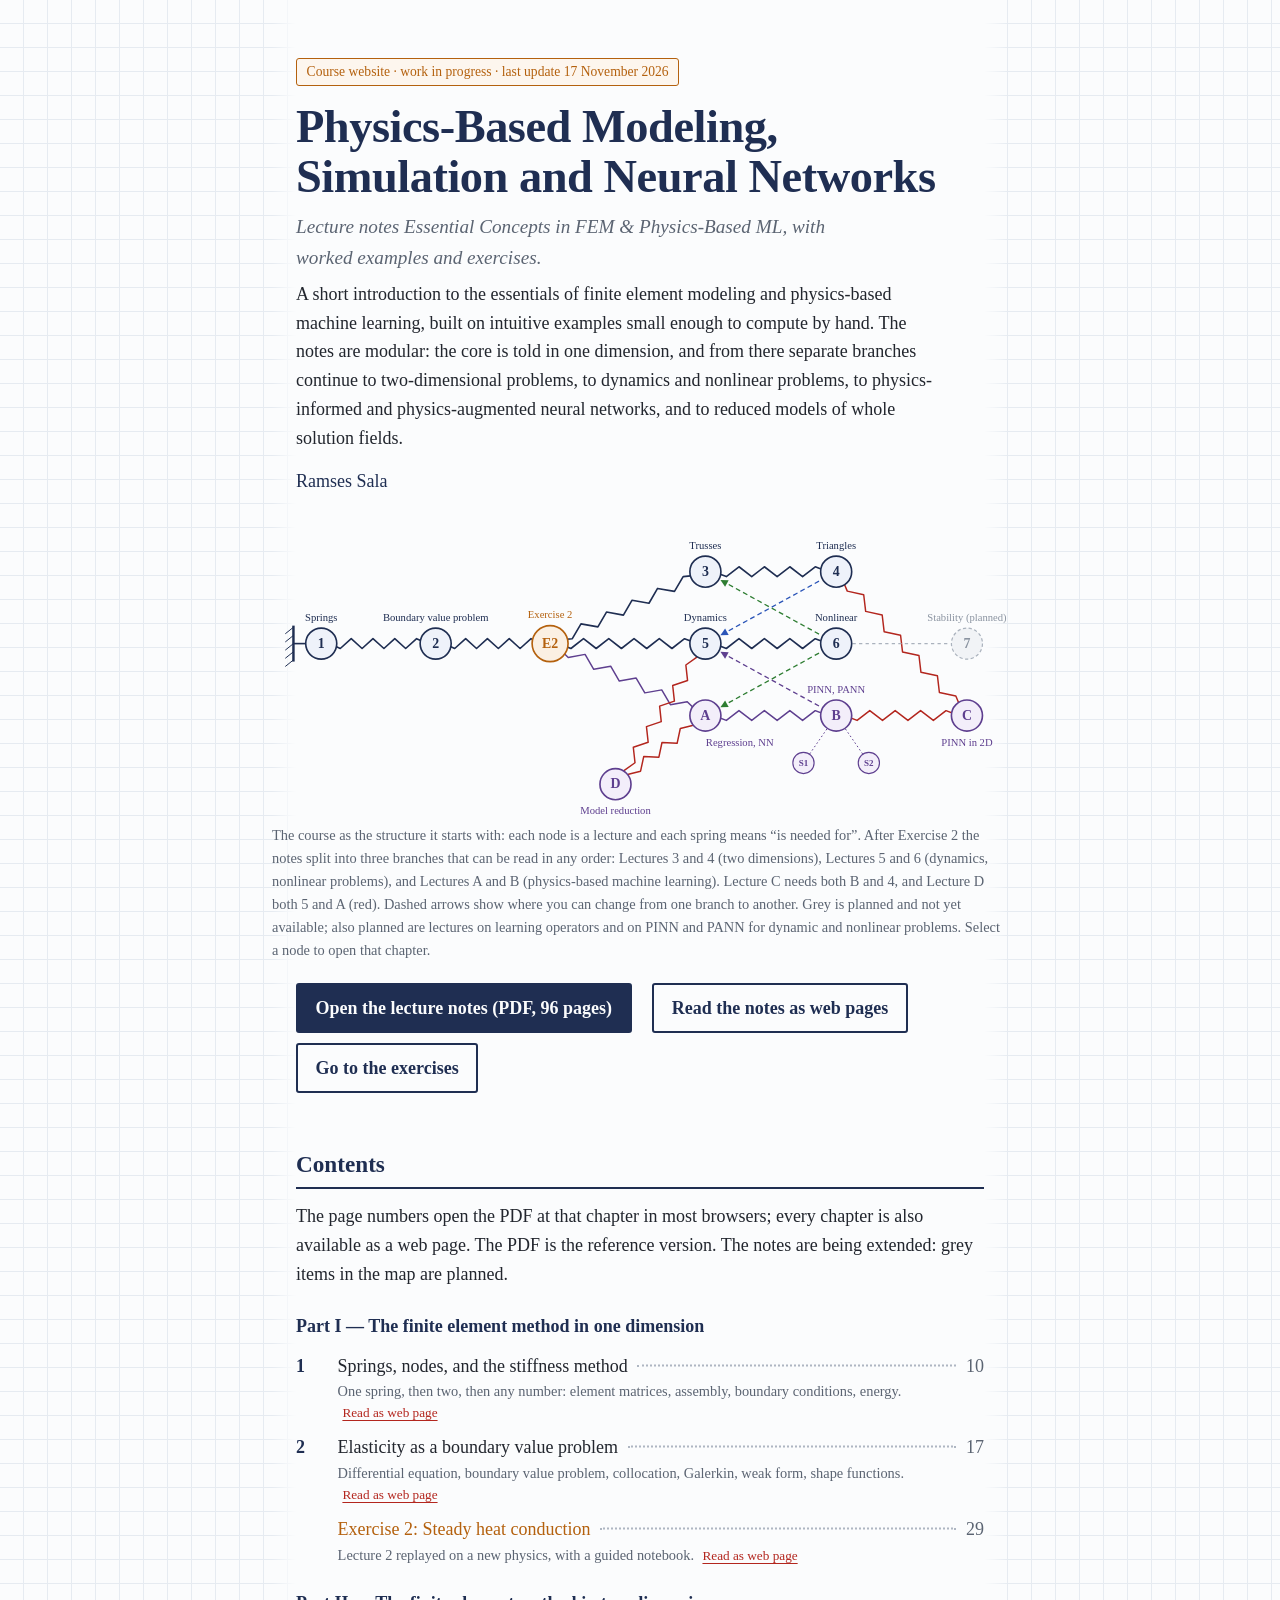
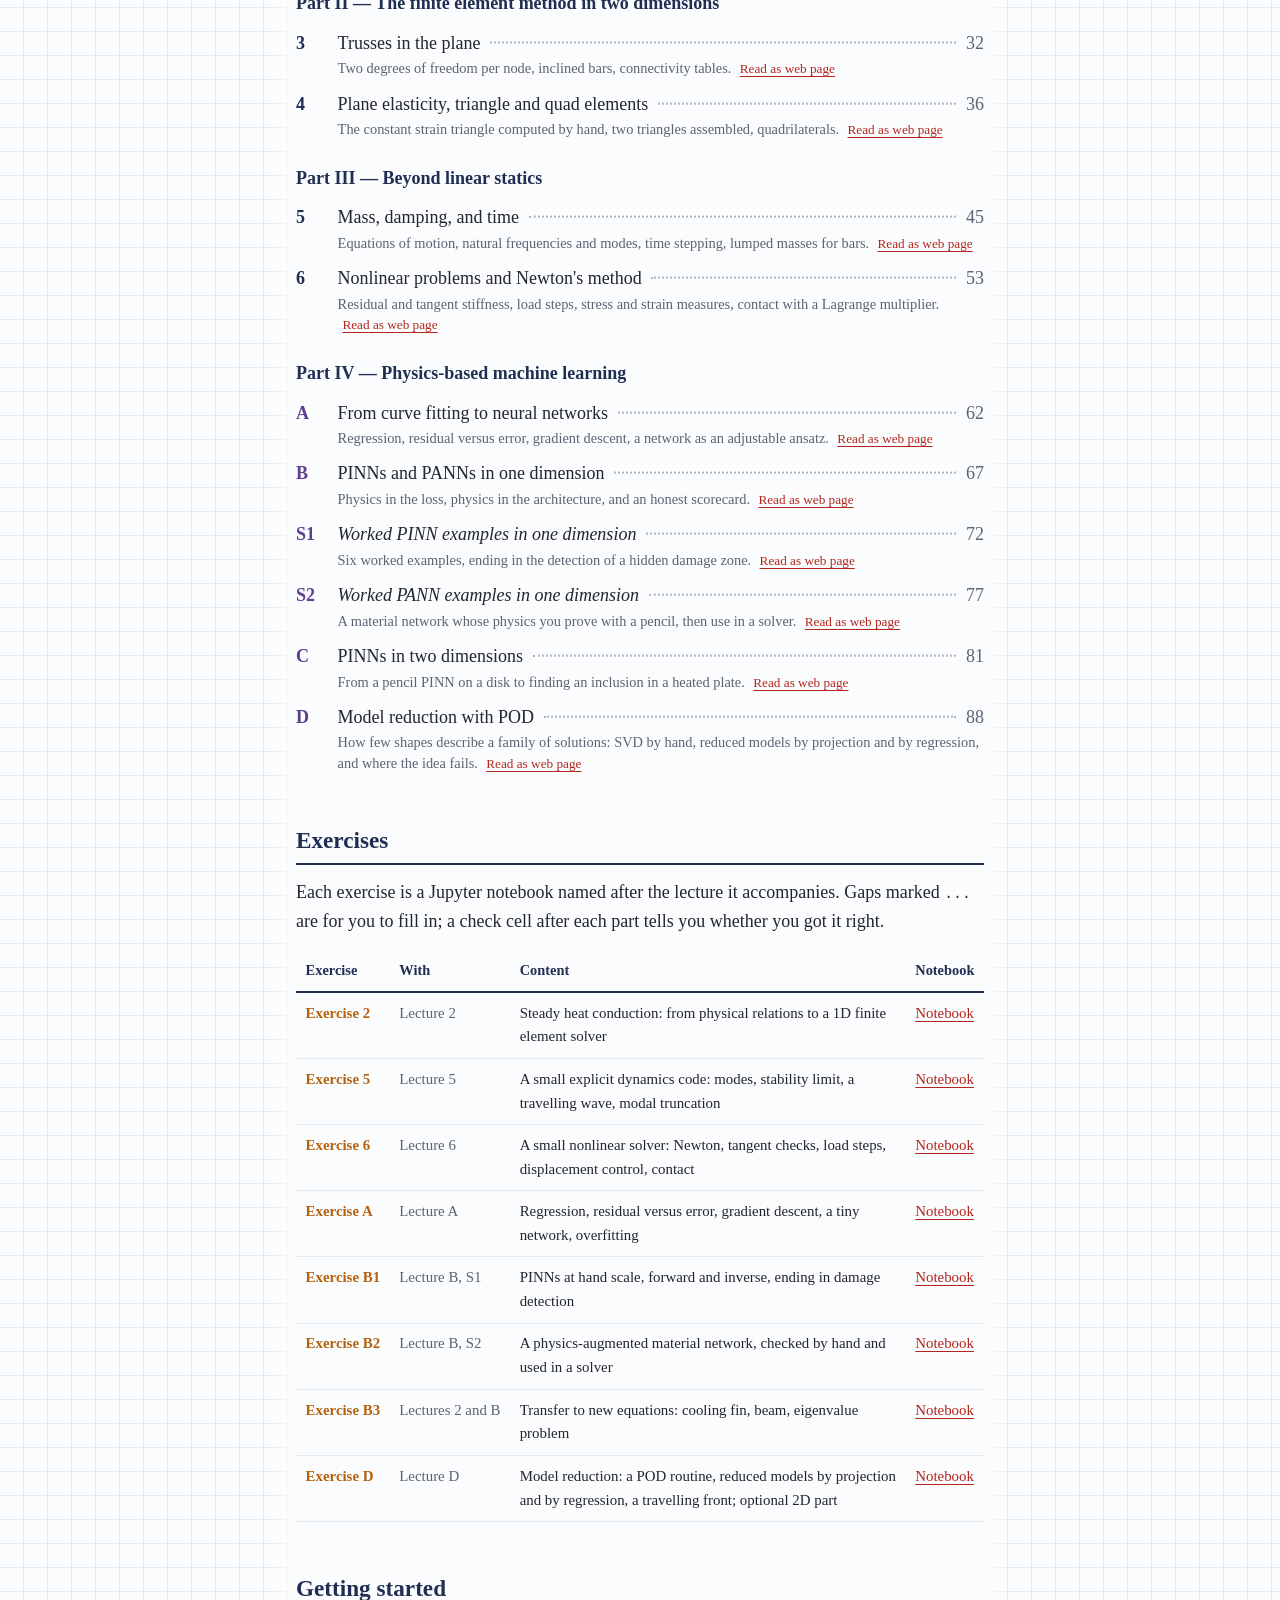
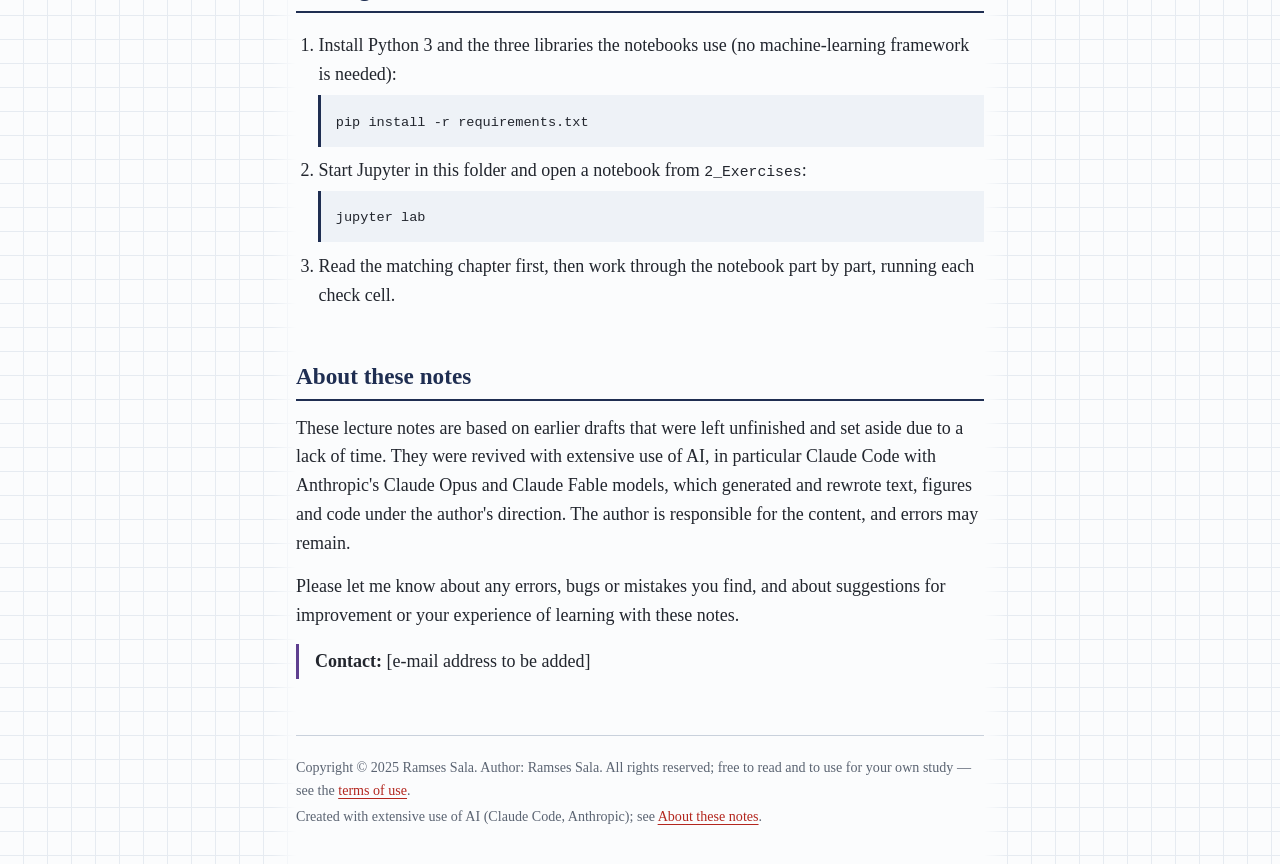
<file: index.html>
<!DOCTYPE html>
<html lang="en">
<head>
<meta charset="utf-8">
<meta name="viewport" content="width=device-width, initial-scale=1">
<title>Physics-Based Modeling, Simulation and Neural Networks</title>
<meta name="author" content="Ramses Sala">
<meta name="description" content="A short introduction to the essentials of finite element modeling and physics-based machine learning: lecture notes and exercises, from springs to finite elements, physics-informed neural networks and model reduction.">
<style>
  :root {
    --paper: #FBFCFD; --grid: #E6EBF1; --ink: #1F2E52; --text: #22262E; --muted: #5B6472;
    --force: #B3261E; --opt: #5E3F8F; --exer: #B4610E;
    --serif: Charter, "Bitstream Charter", "Sitka Text", Cambria, Georgia, serif;
    --mono: ui-monospace, "SF Mono", Menlo, Consolas, monospace;
  }
  * { box-sizing: border-box; }
  html { background: var(--paper); }
  body {
    margin: 0; color: var(--text); font: 18px/1.6 var(--serif);
    background-image:
      linear-gradient(var(--grid) 1px, transparent 1px),
      linear-gradient(90deg, var(--grid) 1px, transparent 1px);
    background-size: 24px 24px; background-position: -1px -1px;
  }
  main { max-width: 46rem; margin: 0 auto; padding: 3.5rem 1.5rem 2rem;
          background: linear-gradient(90deg, transparent, var(--paper) 1.5rem, var(--paper) calc(100% - 1.5rem), transparent); }
  h1 { font-size: 2.9rem; line-height: 1.08; color: var(--ink); margin: 0 0 .6rem; letter-spacing: -.01em; font-weight: 700; }
  .wip { display: inline-block; margin: 0 0 1rem; padding: .15rem .6rem; font-size: .85rem; color: var(--exer);
          border: 1px solid var(--exer); border-radius: 3px; background: #FDF6EE; }
  .web { white-space: nowrap; margin-left: .3rem; font-size: .92em; }
  .pitch { margin: .2rem 0 .9rem; max-width: 40rem; }
  .sub { font-size: 1.2rem; color: var(--muted); margin: 0 0 .4rem; max-width: 36rem; font-style: italic; }
  .by { margin: 0 0 1.6rem; color: var(--ink); }
  h2 { font-size: 1.45rem; color: var(--ink); margin: 3rem 0 .8rem; padding-bottom: .25rem; border-bottom: 2px solid var(--ink); }
  a { color: var(--force); text-decoration-thickness: 1px; text-underline-offset: 3px; }
  a:focus-visible { outline: 3px solid var(--force); outline-offset: 3px; border-radius: 2px; }
  p { margin: .5rem 0 .9rem; }
  code, .file { font-family: var(--mono); font-size: .82em; }

  /* course map */
  figure.map { margin: 0 -2rem 1rem; }
  @media (max-width: 860px) { figure.map { margin: 0 -.5rem 1rem; } }
  figure.map svg { width: 100%; height: auto; display: block; }
  figure.map figcaption { font-size: .9rem; color: var(--muted); padding: 0 .5rem; }
  .spring { fill: none; stroke: var(--ink); stroke-width: 2; stroke-linejoin: round; }
  .spring.opt { stroke: var(--opt); stroke-width: 1.8; }
  .spring.both { stroke: var(--force); stroke-width: 1.8; }
  .chg { stroke-width: 1.6; stroke-dasharray: 6 4; fill: none; }
  .chg.cb, .chghead.cb { stroke: #2B55B8; fill: #2B55B8; }
  .chg.cg, .chghead.cg { stroke: #2E7D32; fill: #2E7D32; }
  .chg.cv, .chghead.cv { stroke: var(--opt); fill: var(--opt); }
  .chghead { stroke-width: 0; }
  .plan { stroke: #AAB2BD; stroke-width: 1.4; stroke-dasharray: 4 4; }
  .planned circle { fill: #F1F3F6; stroke: #AAB2BD; stroke-width: 1.5; stroke-dasharray: 4 3; }
  .planned text { text-anchor: middle; font-family: var(--serif); fill: #8A93A0; }
  .planned .key { font-size: 17px; font-weight: 700; }
  .planned .lbl { font-size: 13px; }
  .hang { stroke: var(--opt); stroke-width: 1.2; stroke-dasharray: 2 3; }
  .wall { stroke: var(--ink); stroke-width: 3; }
  .hatch { stroke: var(--ink); stroke-width: 1.2; }
  .force { stroke: var(--force); stroke-width: 3; }
  .forcehead { fill: var(--force); }
  .node circle { fill: #EEF2FA; stroke: var(--ink); stroke-width: 2; }
  .node.ex circle { fill: #FBF0E3; stroke: var(--exer); }
  .node.opt circle { fill: #F3EEFA; stroke: var(--opt); }
  .node.sup circle { fill: #F3EEFA; stroke: var(--opt); stroke-width: 1.4; }
  .node text { text-anchor: middle; font-family: var(--serif); fill: var(--ink); }
  .node .key { font-size: 17px; font-weight: 700; }
  .node .key.small { font-size: 11px; }
  .node.opt text, .node.sup text { fill: var(--opt); }
  .node.ex text { fill: var(--exer); }
  .node .lbl { font-size: 13px; font-weight: 400; }
  .node:hover circle, .node:focus-visible circle { stroke: var(--force); stroke-width: 3; }
  .node:focus-visible { outline: none; }

  .open { display: inline-block; margin: .3rem 1rem .3rem 0; padding: .55rem 1.1rem; border: 2px solid var(--ink);
           color: var(--ink); text-decoration: none; font-weight: 700; border-radius: 3px; background: var(--paper); }
  .open.primary { background: var(--ink); color: var(--paper); }
  .open:hover { border-color: var(--force); }
  .open.primary:hover { background: var(--force); border-color: var(--force); }

  /* book-style contents */
  ol.toc { list-style: none; padding: 0; margin: 0; }
  ol.toc li { margin: 0; }
  ol.toc li.part a { display: block; margin: 1.5rem 0 .3rem; color: var(--ink); font-weight: 700; text-decoration: none; }
  ol.toc li.part a:hover { color: var(--force); }
  ol.toc li:not(.part) > a { display: flex; align-items: baseline; gap: .6rem; color: var(--text); text-decoration: none; padding-top: .35rem; }
  ol.toc li:not(.part) > a:hover .t { color: var(--force); text-decoration: underline; text-underline-offset: 3px; }
  .num { flex: 0 0 2rem; font-weight: 700; color: var(--ink); }
  li.opt .num, li.sup .num { color: var(--opt); }
  li.ex .t { color: var(--exer); }
  li.sup .t { font-style: italic; }
  .dots { flex: 1; border-bottom: 2px dotted #AEB6C2; transform: translateY(-.3em); min-width: 1rem; }
  .pg { font-variant-numeric: tabular-nums oldstyle-nums; color: var(--muted); }
  ol.toc li > p { margin: .05rem 0 .3rem 2.6rem; font-size: .9rem; color: var(--muted); line-height: 1.45; }

  /* exercises */
  .tablewrap { overflow-x: auto; }
  table { border-collapse: collapse; width: 100%; font-size: .93rem; }
  th, td { text-align: left; vertical-align: top; padding: .55rem .6rem; border-bottom: 1px solid var(--grid); }
  thead th { color: var(--ink); border-bottom: 2px solid var(--ink); font-size: .9rem; }
  tbody th { white-space: nowrap; color: var(--exer); }
  td:nth-child(2) { white-space: nowrap; color: var(--muted); }

  ol.steps { padding-left: 1.4rem; }
  ol.steps li { margin-bottom: .55rem; }
  pre { background: #EEF2F7; padding: .7rem .9rem; border-left: 3px solid var(--ink); overflow-x: auto; margin: .4rem 0 .6rem; }
  pre code { font-size: .85rem; }
  .note { border-left: 3px solid var(--opt); padding: .2rem 0 .2rem 1rem; color: var(--text); }

  footer { margin-top: 3.5rem; padding-top: 1rem; border-top: 1px solid #C9D1DC; font-size: .88rem; color: var(--muted); }
  footer p { margin: .25rem 0; }

  @media (max-width: 560px) {
    body { font-size: 17px; }
    h1 { font-size: 2.2rem; }
    main { padding-top: 2rem; }
    ol.toc li > p { margin-left: 0; }
  }
  @media print { body { background: none; } .open { border: none; padding: 0; } }
</style>
</head>
<body>
<main>
<header>
  <p class="wip">Course website · work in progress · last update 17 November 2026</p>
  <h1>Physics-Based Modeling, Simulation and Neural Networks</h1>
  <p class="sub">Lecture notes <em>Essential Concepts in FEM &amp; Physics-Based ML</em>, with worked examples and exercises.</p>
  <p class="pitch">A short introduction to the essentials of finite element modeling and physics-based machine learning, built on intuitive examples small enough to compute by hand. The notes are modular: the core is told in one dimension, and from there separate branches continue to two-dimensional problems, to dynamics and nonlinear problems, to physics-informed and physics-augmented neural networks, and to reduced models of whole solution fields.</p>
  <p class="by">Ramses Sala</p>
</header>

<figure class="map">
  <svg viewBox='0 0 920 370' role='img' aria-labelledby='maptitle'><title id='maptitle'>Course map drawn as springs and nodes: Lectures 1 and 2 and Exercise 2 form the spine; after Exercise 2 three independent branches follow: Lectures 3 and 4, Lectures 5 and 6, and the Lectures A, B and C on physics-based machine learning; Lecture D needs Lectures 5 and A</title><path class="spring" d="M70.0,150.0 L80.0,150.0 L93.3,156.0 L106.7,144.0 L120.0,156.0 L133.3,144.0 L146.7,156.0 L160.0,144.0 L173.3,156.0 L186.7,144.0 L200.0,150.0 L210.0,150.0"/><path class="spring" d="M210.0,150.0 L220.0,150.0 L233.3,156.0 L246.7,144.0 L260.0,156.0 L273.3,144.0 L286.7,156.0 L300.0,144.0 L313.3,156.0 L326.7,144.0 L340.0,150.0 L350.0,150.0"/><path class="spring" d="M350.0,150.0 L359.1,145.8 L377.2,144.0 L387.8,125.9 L408.5,129.5 L419.0,111.4 L439.7,115.1 L450.3,96.9 L471.0,100.6 L481.5,82.5 L502.2,86.1 L512.8,68.0 L530.9,66.2 L540.0,62.0"/><path class="spring" d="M350.0,150.0 L360.0,150.0 L375.5,156.0 L390.9,144.0 L406.4,156.0 L421.8,144.0 L437.3,156.0 L452.7,144.0 L468.2,156.0 L483.6,144.0 L499.1,156.0 L514.5,144.0 L530.0,150.0 L540.0,150.0"/><path class="spring" d="M540.0,62.0 L550.0,62.0 L565.6,68.0 L581.1,56.0 L596.7,68.0 L612.2,56.0 L627.8,68.0 L643.3,56.0 L658.9,68.0 L674.4,56.0 L690.0,62.0 L700.0,62.0"/><path class="spring" d="M540.0,150.0 L550.0,150.0 L565.6,156.0 L581.1,144.0 L596.7,156.0 L612.2,144.0 L627.8,156.0 L643.3,144.0 L658.9,156.0 L674.4,144.0 L690.0,150.0 L700.0,150.0"/><path class="spring opt" d="M350.0,150.0 L359.1,154.2 L372.2,166.9 L392.8,163.2 L403.4,181.4 L424.1,177.7 L434.7,195.8 L455.3,192.2 L465.9,210.3 L486.6,206.6 L497.2,224.8 L517.8,221.1 L530.9,233.8 L540.0,238.0"/><path class="spring opt" d="M540.0,238.0 L550.0,238.0 L565.6,244.0 L581.1,232.0 L596.7,244.0 L612.2,232.0 L627.8,244.0 L643.3,232.0 L658.9,244.0 L674.4,232.0 L690.0,238.0 L700.0,238.0"/><path class="spring both" d="M700.0,238.0 L710.0,238.0 L725.6,244.0 L741.1,232.0 L756.7,244.0 L772.2,232.0 L787.8,244.0 L803.3,232.0 L818.9,244.0 L834.4,232.0 L850.0,238.0 L860.0,238.0"/><path class="spring both" d="M700.0,62.0 L706.7,69.4 L713.6,85.8 L733.7,90.2 L736.1,110.6 L756.3,115.0 L758.7,135.4 L778.8,139.8 L781.2,160.2 L801.3,164.6 L803.7,185.0 L823.9,189.4 L826.3,209.8 L846.4,214.2 L853.3,230.6 L860.0,238.0"/><path class="spring both" d="M540.0,238.0 L524.1,250.1 L509.3,253.9 L505.4,272.0 L486.9,271.0 L483.1,289.0 L464.6,288.0 L460.7,306.1 L445.9,309.9 L430.0,322.0"/><path class="spring both" d="M540.0,150.0 L529.2,166.8 L516.1,176.2 L518.2,195.2 L500.0,201.3 L502.1,220.4 L484.0,226.5 L486.0,245.5 L467.9,251.6 L470.0,270.7 L451.8,276.8 L453.9,295.8 L440.8,305.2 L430.0,322.0"/><line class="chg cb" x1="679.0" y1="73.6" x2="566.3" y2="135.5"/><path class="chghead cb" d="M558.4,139.9 L564.1,131.6 L568.5,139.5 z"/><line class="chg cg" x1="679.0" y1="138.4" x2="566.3" y2="76.5"/><path class="chghead cg" d="M558.4,72.1 L568.5,72.5 L564.1,80.4 z"/><line class="chg cg" x1="679.0" y1="161.6" x2="566.3" y2="223.5"/><path class="chghead cg" d="M558.4,227.9 L564.1,219.6 L568.5,227.5 z"/><line class="chg cv" x1="679.0" y1="226.4" x2="566.3" y2="164.5"/><path class="chghead cv" d="M558.4,160.1 L568.5,160.5 L564.1,168.4 z"/><line class="plan" x1="720" y1="150" x2="838" y2="150"/><g class="planned"><circle cx="860" cy="150" r="19"/><text class="key" x="860" y="155">7</text><text class="lbl" x="860" y="122">Stability (planned)</text></g><line class="hang" x1="700" y1="238" x2="660" y2="296"/><line class="hang" x1="700" y1="238" x2="740" y2="296"/><path class="wall" d="M36,128 L36,172"/><line class="hatch" x1="36" y1="130" x2="26" y2="138"/><line class="hatch" x1="36" y1="140" x2="26" y2="148"/><line class="hatch" x1="36" y1="150" x2="26" y2="158"/><line class="hatch" x1="36" y1="160" x2="26" y2="168"/><line class="hatch" x1="36" y1="170" x2="26" y2="178"/><line class="spring" x1="36" y1="150" x2="70" y2="150"/><a class="node lec" href="1_Lecture_Notes/Essential_Concepts_FEM_and_Physics_Based_ML_Lecture_Notes.pdf#page=10" aria-label="Springs, page 10"><circle cx="70" cy="150" r="19"/><text class="key" x="70" y="155">1</text><text class="lbl" x="70" y="122">Springs</text></a><a class="node lec" href="1_Lecture_Notes/Essential_Concepts_FEM_and_Physics_Based_ML_Lecture_Notes.pdf#page=17" aria-label="Boundary value problem, page 17"><circle cx="210" cy="150" r="19"/><text class="key" x="210" y="155">2</text><text class="lbl" x="210" y="122">Boundary value problem</text></a><a class="node ex" href="1_Lecture_Notes/Essential_Concepts_FEM_and_Physics_Based_ML_Lecture_Notes.pdf#page=29" aria-label="Exercise 2, page 29"><circle cx="350" cy="150" r="22"/><text class="key" x="350" y="155">E2</text><text class="lbl" x="350" y="119">Exercise 2</text></a><a class="node lec" href="1_Lecture_Notes/Essential_Concepts_FEM_and_Physics_Based_ML_Lecture_Notes.pdf#page=32" aria-label="Trusses, page 32"><circle cx="540" cy="62" r="19"/><text class="key" x="540" y="67">3</text><text class="lbl" x="540" y="34">Trusses</text></a><a class="node lec" href="1_Lecture_Notes/Essential_Concepts_FEM_and_Physics_Based_ML_Lecture_Notes.pdf#page=36" aria-label="Triangles, page 36"><circle cx="700" cy="62" r="19"/><text class="key" x="700" y="67">4</text><text class="lbl" x="700" y="34">Triangles</text></a><a class="node lec" href="1_Lecture_Notes/Essential_Concepts_FEM_and_Physics_Based_ML_Lecture_Notes.pdf#page=45" aria-label="Dynamics, page 45"><circle cx="540" cy="150" r="19"/><text class="key" x="540" y="155">5</text><text class="lbl" x="540" y="122">Dynamics</text></a><a class="node lec" href="1_Lecture_Notes/Essential_Concepts_FEM_and_Physics_Based_ML_Lecture_Notes.pdf#page=53" aria-label="Nonlinear, page 53"><circle cx="700" cy="150" r="19"/><text class="key" x="700" y="155">6</text><text class="lbl" x="700" y="122">Nonlinear</text></a><a class="node opt" href="1_Lecture_Notes/Essential_Concepts_FEM_and_Physics_Based_ML_Lecture_Notes.pdf#page=62" aria-label="Regression, NN, page 62"><circle cx="540" cy="238" r="19"/><text class="key" x="540" y="243">A</text><text class="lbl" x="582" y="275">Regression, NN</text></a><a class="node opt" href="1_Lecture_Notes/Essential_Concepts_FEM_and_Physics_Based_ML_Lecture_Notes.pdf#page=67" aria-label="PINN, PANN, page 67"><circle cx="700" cy="238" r="19"/><text class="key" x="700" y="243">B</text><text class="lbl" x="700" y="210">PINN, PANN</text></a><a class="node opt" href="1_Lecture_Notes/Essential_Concepts_FEM_and_Physics_Based_ML_Lecture_Notes.pdf#page=81" aria-label="PINN in 2D, page 81"><circle cx="860" cy="238" r="19"/><text class="key" x="860" y="243">C</text><text class="lbl" x="860" y="275">PINN in 2D</text></a><a class="node opt" href="1_Lecture_Notes/Essential_Concepts_FEM_and_Physics_Based_ML_Lecture_Notes.pdf#page=88" aria-label="Model reduction, page 88"><circle cx="430" cy="322" r="19"/><text class="key" x="430" y="327">D</text><text class="lbl" x="430" y="359">Model reduction</text></a><a class="node sup" href="1_Lecture_Notes/Essential_Concepts_FEM_and_Physics_Based_ML_Lecture_Notes.pdf#page=72" aria-label="Supplement S1, page 72"><circle cx="660" cy="296" r="13"/><text class="key small" x="660" y="300">S1</text></a><a class="node sup" href="1_Lecture_Notes/Essential_Concepts_FEM_and_Physics_Based_ML_Lecture_Notes.pdf#page=77" aria-label="Supplement S2, page 77"><circle cx="740" cy="296" r="13"/><text class="key small" x="740" y="300">S2</text></a></svg>
  <figcaption>The course as the structure it starts with: each node is a lecture and each spring means “is needed for”. After Exercise 2 the notes split into three branches that can be read in any order: Lectures 3 and 4 (two dimensions), Lectures 5 and 6 (dynamics, nonlinear problems), and Lectures A and B (physics-based machine learning). Lecture C needs both B and 4, and Lecture D both 5 and A (red). Dashed arrows show where you can change from one branch to another. Grey is planned and not yet available; also planned are lectures on learning operators and on PINN and PANN for dynamic and nonlinear problems. Select a node to open that chapter.</figcaption>
</figure>

<p>
  <a class="open primary" href="1_Lecture_Notes/Essential_Concepts_FEM_and_Physics_Based_ML_Lecture_Notes.pdf">Open the lecture notes (PDF, 96 pages)</a>
  <a class="open" href="1_Lecture_Notes/html/00_how_to_read.html">Read the notes as web pages</a>
  <a class="open" href="#exercises">Go to the exercises</a>
</p>

<h2 id="contents">Contents</h2>
<p>The page numbers open the PDF at that chapter in most browsers; every chapter is also available as a web page. The PDF is the reference version. The notes are being extended: grey items in the map are planned.</p>
<ol class="toc">
<li class="part"><a href="1_Lecture_Notes/Essential_Concepts_FEM_and_Physics_Based_ML_Lecture_Notes.pdf#page=9">Part I — The finite element method in one dimension</a></li>
<li class="lec"><a href="1_Lecture_Notes/Essential_Concepts_FEM_and_Physics_Based_ML_Lecture_Notes.pdf#page=10"><span class="num">1</span><span class="t">Springs, nodes, and the stiffness method</span><span class="dots" aria-hidden="true"></span><span class="pg">10</span></a><p>One spring, then two, then any number: element matrices, assembly, boundary conditions, energy. <a class="web" href="1_Lecture_Notes/html/01_springs_and_stiffness.html">Read as web page</a></p></li>
<li class="lec"><a href="1_Lecture_Notes/Essential_Concepts_FEM_and_Physics_Based_ML_Lecture_Notes.pdf#page=17"><span class="num">2</span><span class="t">Elasticity as a boundary value problem</span><span class="dots" aria-hidden="true"></span><span class="pg">17</span></a><p>Differential equation, boundary value problem, collocation, Galerkin, weak form, shape functions. <a class="web" href="1_Lecture_Notes/html/02_boundary_value_problem.html">Read as web page</a></p></li>
<li class="ex"><a href="1_Lecture_Notes/Essential_Concepts_FEM_and_Physics_Based_ML_Lecture_Notes.pdf#page=29"><span class="num"></span><span class="t">Exercise 2: Steady heat conduction</span><span class="dots" aria-hidden="true"></span><span class="pg">29</span></a><p>Lecture 2 replayed on a new physics, with a guided notebook. <a class="web" href="1_Lecture_Notes/html/02x_exercise_heat_conduction.html">Read as web page</a></p></li>
<li class="part"><a href="1_Lecture_Notes/Essential_Concepts_FEM_and_Physics_Based_ML_Lecture_Notes.pdf#page=31">Part II — The finite element method in two dimensions</a></li>
<li class="lec"><a href="1_Lecture_Notes/Essential_Concepts_FEM_and_Physics_Based_ML_Lecture_Notes.pdf#page=32"><span class="num">3</span><span class="t">Trusses in the plane</span><span class="dots" aria-hidden="true"></span><span class="pg">32</span></a><p>Two degrees of freedom per node, inclined bars, connectivity tables. <a class="web" href="1_Lecture_Notes/html/03_trusses_in_the_plane.html">Read as web page</a></p></li>
<li class="lec"><a href="1_Lecture_Notes/Essential_Concepts_FEM_and_Physics_Based_ML_Lecture_Notes.pdf#page=36"><span class="num">4</span><span class="t">Plane elasticity, triangle and quad elements</span><span class="dots" aria-hidden="true"></span><span class="pg">36</span></a><p>The constant strain triangle computed by hand, two triangles assembled, quadrilaterals. <a class="web" href="1_Lecture_Notes/html/04_plane_elasticity_and_triangles.html">Read as web page</a></p></li>
<li class="part"><a href="1_Lecture_Notes/Essential_Concepts_FEM_and_Physics_Based_ML_Lecture_Notes.pdf#page=44">Part III — Beyond linear statics</a></li>
<li class="lec"><a href="1_Lecture_Notes/Essential_Concepts_FEM_and_Physics_Based_ML_Lecture_Notes.pdf#page=45"><span class="num">5</span><span class="t">Mass, damping, and time</span><span class="dots" aria-hidden="true"></span><span class="pg">45</span></a><p>Equations of motion, natural frequencies and modes, time stepping, lumped masses for bars. <a class="web" href="1_Lecture_Notes/html/05_mass_damping_and_time.html">Read as web page</a></p></li>
<li class="lec"><a href="1_Lecture_Notes/Essential_Concepts_FEM_and_Physics_Based_ML_Lecture_Notes.pdf#page=53"><span class="num">6</span><span class="t">Nonlinear problems and Newton&#x27;s method</span><span class="dots" aria-hidden="true"></span><span class="pg">53</span></a><p>Residual and tangent stiffness, load steps, stress and strain measures, contact with a Lagrange multiplier. <a class="web" href="1_Lecture_Notes/html/06_nonlinear_problems.html">Read as web page</a></p></li>
<li class="part"><a href="1_Lecture_Notes/Essential_Concepts_FEM_and_Physics_Based_ML_Lecture_Notes.pdf#page=61">Part IV — Physics-based machine learning</a></li>
<li class="opt"><a href="1_Lecture_Notes/Essential_Concepts_FEM_and_Physics_Based_ML_Lecture_Notes.pdf#page=62"><span class="num">A</span><span class="t">From curve fitting to neural networks</span><span class="dots" aria-hidden="true"></span><span class="pg">62</span></a><p>Regression, residual versus error, gradient descent, a network as an adjustable ansatz. <a class="web" href="1_Lecture_Notes/html/A_from_curve_fitting_to_neural_networks.html">Read as web page</a></p></li>
<li class="opt"><a href="1_Lecture_Notes/Essential_Concepts_FEM_and_Physics_Based_ML_Lecture_Notes.pdf#page=67"><span class="num">B</span><span class="t">PINNs and PANNs in one dimension</span><span class="dots" aria-hidden="true"></span><span class="pg">67</span></a><p>Physics in the loss, physics in the architecture, and an honest scorecard. <a class="web" href="1_Lecture_Notes/html/B_pinns_and_panns_in_one_dimension.html">Read as web page</a></p></li>
<li class="sup"><a href="1_Lecture_Notes/Essential_Concepts_FEM_and_Physics_Based_ML_Lecture_Notes.pdf#page=72"><span class="num">S1</span><span class="t">Worked PINN examples in one dimension</span><span class="dots" aria-hidden="true"></span><span class="pg">72</span></a><p>Six worked examples, ending in the detection of a hidden damage zone. <a class="web" href="1_Lecture_Notes/html/S1_worked_pinn_examples.html">Read as web page</a></p></li>
<li class="sup"><a href="1_Lecture_Notes/Essential_Concepts_FEM_and_Physics_Based_ML_Lecture_Notes.pdf#page=77"><span class="num">S2</span><span class="t">Worked PANN examples in one dimension</span><span class="dots" aria-hidden="true"></span><span class="pg">77</span></a><p>A material network whose physics you prove with a pencil, then use in a solver. <a class="web" href="1_Lecture_Notes/html/S2_worked_pann_examples.html">Read as web page</a></p></li>
<li class="opt"><a href="1_Lecture_Notes/Essential_Concepts_FEM_and_Physics_Based_ML_Lecture_Notes.pdf#page=81"><span class="num">C</span><span class="t">PINNs in two dimensions</span><span class="dots" aria-hidden="true"></span><span class="pg">81</span></a><p>From a pencil PINN on a disk to finding an inclusion in a heated plate. <a class="web" href="1_Lecture_Notes/html/C_pinns_in_two_dimensions.html">Read as web page</a></p></li>
<li class="opt"><a href="1_Lecture_Notes/Essential_Concepts_FEM_and_Physics_Based_ML_Lecture_Notes.pdf#page=88"><span class="num">D</span><span class="t">Model reduction with POD</span><span class="dots" aria-hidden="true"></span><span class="pg">88</span></a><p>How few shapes describe a family of solutions: SVD by hand, reduced models by projection and by regression, and where the idea fails. <a class="web" href="1_Lecture_Notes/html/D_model_reduction_pod.html">Read as web page</a></p></li>
</ol>

<h2 id="exercises">Exercises</h2>
<p>Each exercise is a Jupyter notebook named after the lecture it accompanies. Gaps marked <code>...</code> are for you to fill in; a check cell after each part tells you whether you got it right.</p>
<div class="tablewrap">
<table>
  <thead><tr><th scope="col">Exercise</th><th scope="col">With</th><th scope="col">Content</th><th scope="col">Notebook</th></tr></thead>
  <tbody>
<tr><th scope="row">Exercise 2</th><td>Lecture 2</td><td>Steady heat conduction: from physical relations to a 1D finite element solver</td><td><a href="2_Exercises/Exercise_2_Heat_FEM.ipynb" download>Notebook</a></td></tr>
<tr><th scope="row">Exercise 5</th><td>Lecture 5</td><td>A small explicit dynamics code: modes, stability limit, a travelling wave, modal truncation</td><td><a href="2_Exercises/Exercise_5_Dynamics.ipynb" download>Notebook</a></td></tr>
<tr><th scope="row">Exercise 6</th><td>Lecture 6</td><td>A small nonlinear solver: Newton, tangent checks, load steps, displacement control, contact</td><td><a href="2_Exercises/Exercise_6_Nonlinear.ipynb" download>Notebook</a></td></tr>
<tr><th scope="row">Exercise A</th><td>Lecture A</td><td>Regression, residual versus error, gradient descent, a tiny network, overfitting</td><td><a href="2_Exercises/Exercise_A_Regression_and_NN.ipynb" download>Notebook</a></td></tr>
<tr><th scope="row">Exercise B1</th><td>Lecture B, S1</td><td>PINNs at hand scale, forward and inverse, ending in damage detection</td><td><a href="2_Exercises/Exercise_B1_PINN.ipynb" download>Notebook</a></td></tr>
<tr><th scope="row">Exercise B2</th><td>Lecture B, S2</td><td>A physics-augmented material network, checked by hand and used in a solver</td><td><a href="2_Exercises/Exercise_B2_PANN.ipynb" download>Notebook</a></td></tr>
<tr><th scope="row">Exercise B3</th><td>Lectures 2 and B</td><td>Transfer to new equations: cooling fin, beam, eigenvalue problem</td><td><a href="2_Exercises/Exercise_B3_Transfer.ipynb" download>Notebook</a></td></tr>
<tr><th scope="row">Exercise D</th><td>Lecture D</td><td>Model reduction: a POD routine, reduced models by projection and by regression, a travelling front; optional 2D part</td><td><a href="2_Exercises/Exercise_D_Model_Reduction.ipynb" download>Notebook</a></td></tr>
  </tbody>
</table>
</div>

<h2 id="start">Getting started</h2>
<ol class="steps">
  <li>Install Python 3 and the three libraries the notebooks use (no machine-learning framework is needed):
<pre><code>pip install -r requirements.txt</code></pre></li>
  <li>Start Jupyter in this folder and open a notebook from <span class="file">2_Exercises</span>:
<pre><code>jupyter lab</code></pre></li>
  <li>Read the matching chapter first, then work through the notebook part by part, running each check cell.</li>
</ol>

<h2 id="about">About these notes</h2>
<p>These lecture notes are based on earlier drafts that were left unfinished and set aside due to a lack of time. They were revived with extensive use of AI, in particular Claude Code with Anthropic's Claude Opus and Claude Fable models, which generated and rewrote text, figures and code under the author's direction. The author is responsible for the content, and errors may remain.</p>
<p>Please let me know about any errors, bugs or mistakes you find, and about suggestions for improvement or your experience of learning with these notes.</p>
<p class="note"><strong>Contact:</strong> <span class="todo">[e-mail address to be added]</span></p>

<footer>
  <p>Copyright © 2025 Ramses Sala. Author: Ramses Sala. All rights reserved; free to read and to use for your own study — see the <a href="https://github.com/Ramzee-S/Intro-fem-and-physics-ml/blob/main/LICENSE.md">terms of use</a>.</p>
  <p>Created with extensive use of AI (Claude Code, Anthropic); see <a href="#about">About these notes</a>.</p>
</footer>
</main>
</body>
</html>
</file>
